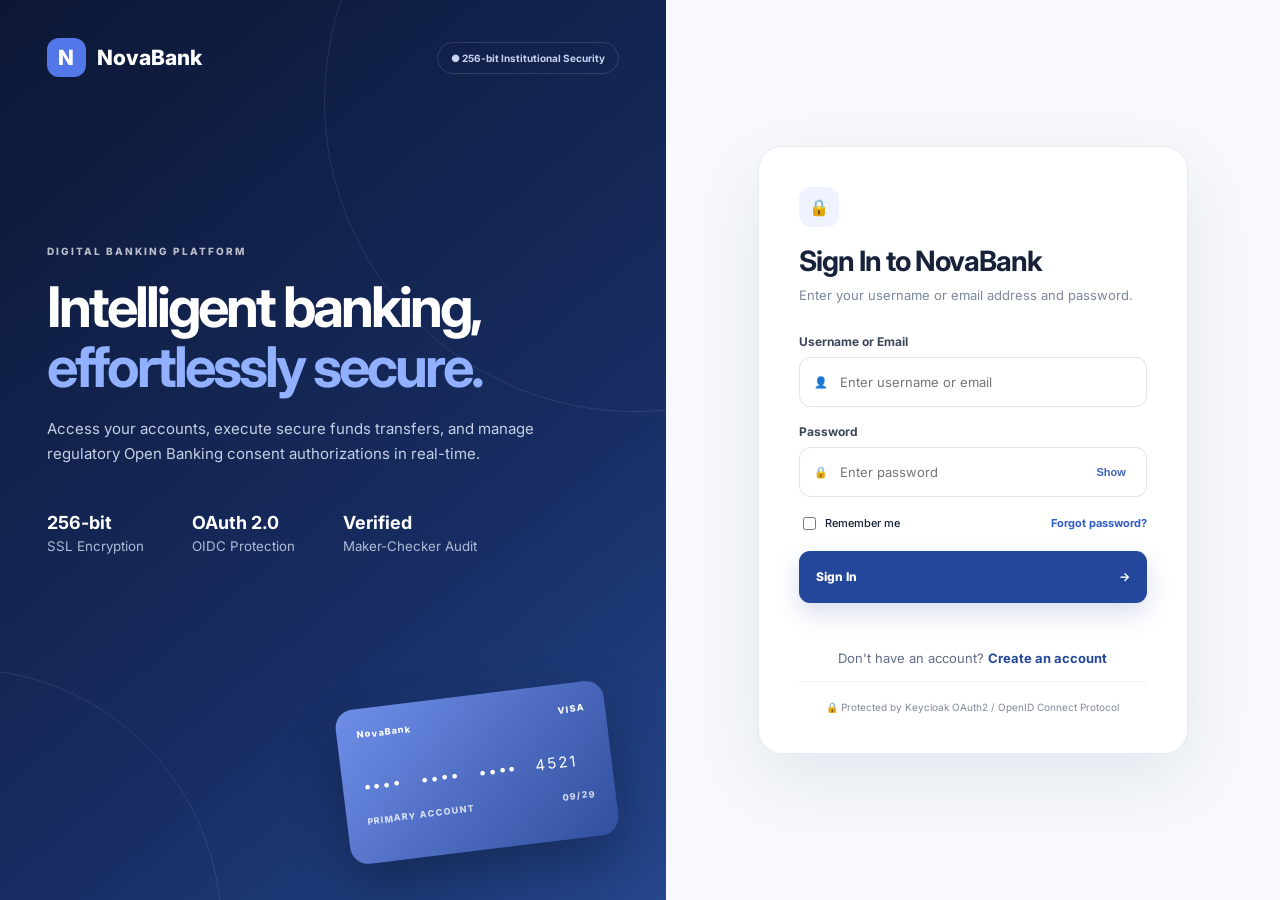
<file: banking-frontend/index.html>
<!DOCTYPE html>
<html lang="en">
<head>
<meta charset="UTF-8">
<meta name="viewport" content="width=device-width, initial-scale=1.0">
<title>NovaBank | Secure Online Banking</title>
<link rel="preconnect" href="https://fonts.googleapis.com">
<link href="https://fonts.googleapis.com/css2?family=Inter:wght@400;500;600;700;800&display=swap" rel="stylesheet">
<link rel="stylesheet" href="css/login.css">
<style>
/* Clean modal for Forgot Password */
.info-modal {
  display: none;
  position: fixed;
  inset: 0;
  background: rgba(12, 23, 52, 0.6);
  backdrop-filter: blur(4px);
  z-index: 999;
  place-items: center;
  padding: 20px;
}
.info-modal.show {
  display: grid;
}
.info-box {
  background: white;
  border-radius: 18px;
  max-width: 420px;
  width: 100%;
  padding: 28px;
  box-shadow: 0 20px 60px rgba(0, 0, 0, 0.25);
  animation: popIn 0.25s ease-out;
}
@keyframes popIn {
  from { opacity: 0; transform: scale(0.95); }
  to { opacity: 1; transform: scale(1); }
}
.info-box h3 {
  margin: 0 0 10px;
  color: #172c61;
  font-size: 18px;
}
.info-box p {
  color: #5c6a82;
  font-size: 13px;
  line-height: 1.6;
  margin: 0 0 20px;
}
.info-box button {
  width: 100%;
  padding: 12px;
  background: #24479c;
  color: white;
  border: 0;
  border-radius: 8px;
  font-weight: 700;
  font-size: 13px;
  cursor: pointer;
}
</style>
</head>
<body>
<div class="login-page">
  <div class="login-visual">
    <div class="visual-top">
      <div class="brand"><div class="logo">N</div><span>NovaBank</span></div>
      <div class="secure-pill">● 256-bit Institutional Security</div>
    </div>
    <div class="visual-content">
      <span class="eyebrow">DIGITAL BANKING PLATFORM</span>
      <h1>Intelligent banking,<br><span>effortlessly secure.</span></h1>
      <p>Access your accounts, execute secure funds transfers, and manage regulatory Open Banking consent authorizations in real-time.</p>
      <div class="visual-stats">
        <div><strong>256-bit</strong><small>SSL Encryption</small></div>
        <div><strong>OAuth 2.0</strong><small>OIDC Protection</small></div>
        <div><strong>Verified</strong><small>Maker-Checker Audit</small></div>
      </div>
    </div>
    <div class="visual-card">
      <div class="credit-top"><span>NovaBank</span><span>VISA</span></div>
      <div class="credit-number">•••• &nbsp; •••• &nbsp; •••• &nbsp; 4521</div>
      <div class="credit-bottom"><span>PRIMARY ACCOUNT</span><span>09/29</span></div>
    </div>
  </div>

  <div class="login-area">
    <div class="login-card">
      <div class="mobile-brand"><div class="logo">N</div><b>NovaBank</b></div>
      <div class="login-heading">
        <div class="welcome-icon">🔒</div>
        <h2>Sign In to NovaBank</h2>
        <p>Enter your username or email address and password.</p>
      </div>

      <form id="loginForm">
        <div class="field">
          <label for="username">Username or Email</label>
          <div class="input-box">
            <span>👤</span>
            <input id="username" type="text" placeholder="Enter username or email" autocomplete="username" required>
          </div>
        </div>

        <div class="field">
          <label for="password">Password</label>
          <div class="input-box">
            <span>🔒</span>
            <input id="password" type="password" placeholder="Enter password" autocomplete="current-password" required>
            <button type="button" id="togglePassword">Show</button>
          </div>
        </div>

        <div class="login-options">
          <label class="remember">
            <input type="checkbox" id="rememberMe">
            Remember me
          </label>
          <a href="#" id="forgotPasswordLink">Forgot password?</a>
        </div>

        <button class="sign-in" id="submitBtn" type="submit">
          <span id="btnText">Sign In</span>
          <b>→</b>
        </button>

        <p id="loginError" class="login-error"></p>

        <div style="margin-top: 22px; text-align: center; font-size: 13px; color: #5f6d85;">
          Don't have an account? <a href="register.html" style="color: #24479c; font-weight: 700; text-decoration: none;">Create an account</a>
        </div>
      </form>

      <div class="security-note">
        <span>🔒</span> Protected by Keycloak OAuth2 / OpenID Connect Protocol
      </div>
    </div>
  </div>
</div>

<!-- Safe Forgot Password Modal -->
<div id="forgotPasswordModal" class="info-modal">
  <div class="info-box">
    <h3>Password Recovery</h3>
    <p>To safeguard your account against unauthorized access, password resets are processed through your organization administrator or via self-service verification through the Keycloak Account Console.</p>
    <button type="button" id="closeForgotModal">Understood</button>
  </div>
</div>

<script src="js/config.js"></script>
<script src="js/login.js"></script>
</body>
</html>
</file>
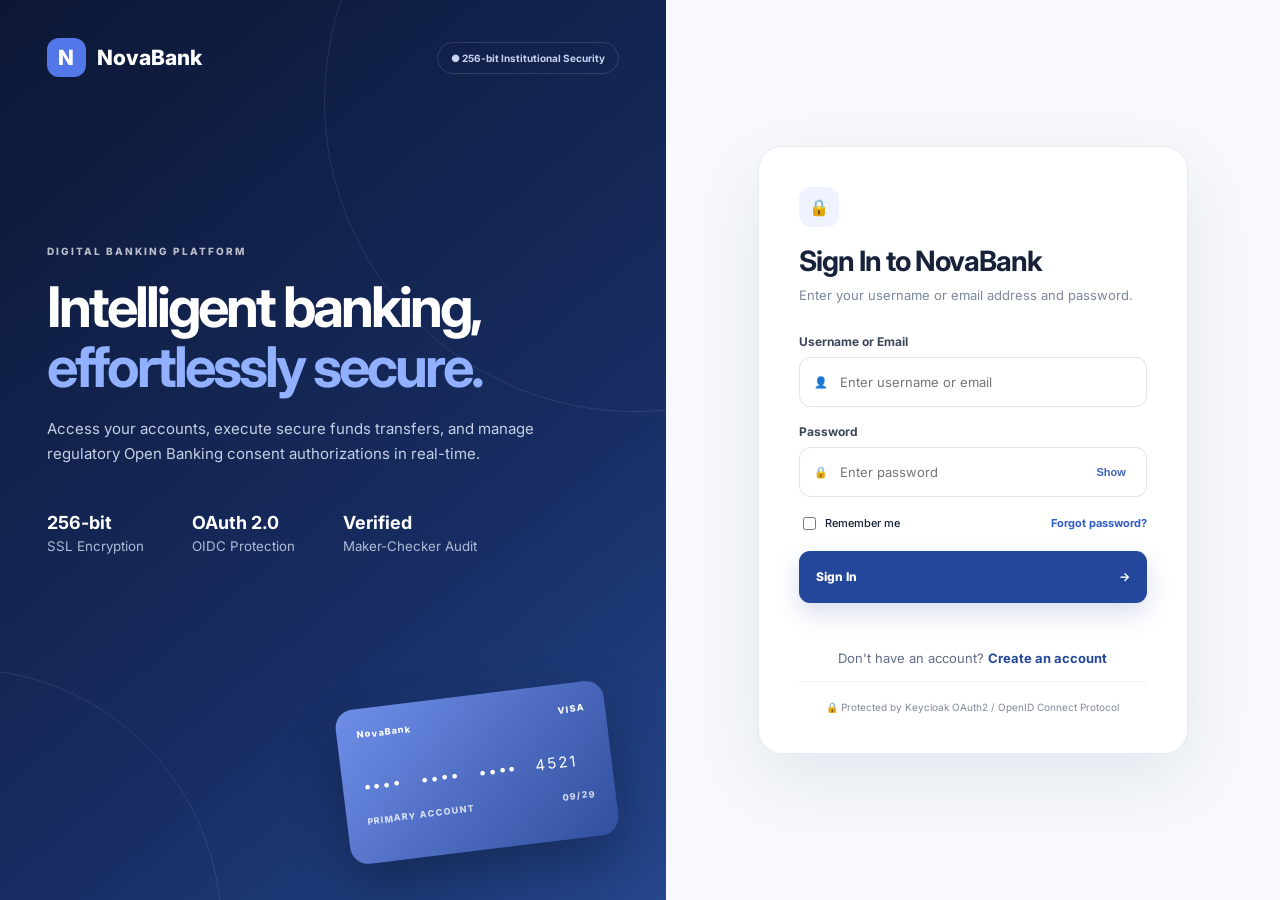
<file: banking-frontend/dashboard.html>
<!DOCTYPE html>
<html lang="en">
<head>
<meta charset="UTF-8">
<meta name="viewport" content="width=device-width, initial-scale=1.0">
<title>NovaBank | Digital Banking Portal</title>
<link rel="preconnect" href="https://fonts.googleapis.com">
<link href="https://fonts.googleapis.com/css2?family=Inter:wght@400;500;600;700;800&display=swap" rel="stylesheet">
<link rel="stylesheet" href="css/dashboard.css">
<style>
/* Additional UI Enhancements */
.admin-stats-grid {
  display: grid;
  grid-template-columns: repeat(4, 1fr);
  gap: 14px;
  margin-bottom: 22px;
}
@media (max-width: 1100px) {
  .admin-stats-grid {
    grid-template-columns: repeat(2, 1fr);
  }
}
@media (max-width: 650px) {
  .admin-stats-grid {
    grid-template-columns: 1fr;
  }
}
.stat-box {
  background: white;
  border: 1px solid #e8ebf1;
  border-radius: 14px;
  padding: 18px 20px;
  box-shadow: 0 4px 15px rgba(20, 35, 75, 0.02);
  display: flex;
  flex-direction: column;
  gap: 6px;
}
.stat-box span {
  font-size: 11px;
  color: #64748b;
  font-weight: 600;
  text-transform: uppercase;
  letter-spacing: 0.5px;
}
.stat-box strong {
  font-size: 24px;
  color: #0f172a;
  letter-spacing: -0.5px;
}
.stat-box small {
  font-size: 10px;
  color: #94a3b8;
}
.stat-box.pending {
  border-left: 4px solid #f59e0b;
}
.stat-box.approved {
  border-left: 4px solid #10b981;
}
.stat-box.rejected {
  border-left: 4px solid #ef4444;
}
.stat-box.primary-stat {
  border-left: 4px solid #3b82f6;
}

.table-actions {
  display: flex;
  gap: 6px;
  align-items: center;
}
.btn-icon {
  background: #f1f5f9;
  border: 1px solid #e2e8f0;
  color: #475569;
  border-radius: 6px;
  padding: 5px 8px;
  font-size: 11px;
  font-weight: 600;
  cursor: pointer;
  transition: all 0.15s;
}
.btn-icon:hover {
  background: #e2e8f0;
  color: #0f172a;
}
.btn-icon.danger {
  color: #dc2626;
  background: #fef2f2;
  border-color: #fee2e2;
}
.btn-icon.danger:hover {
  background: #fee2e2;
}

/* User Profile Card */
.profile-card {
  background: white;
  border: 1px solid #e8ebf1;
  border-radius: 16px;
  padding: 30px;
  max-width: 600px;
  box-shadow: 0 4px 20px rgba(0,0,0,0.02);
}
.profile-row {
  display: flex;
  justify-content: space-between;
  padding: 14px 0;
  border-bottom: 1px solid #f1f5f9;
  font-size: 12px;
}
.profile-row:last-child {
  border-bottom: none;
}
.profile-row strong {
  color: #64748b;
  font-weight: 600;
}
.profile-row span {
  color: #0f172a;
  font-weight: 700;
}

/* Confirm Dialog */
.confirm-box {
  text-align: center;
}
.confirm-box p {
  color: #475569;
  font-size: 13px;
  line-height: 1.6;
  margin: 10px 0 24px;
}
.confirm-actions {
  display: flex;
  gap: 12px;
  justify-content: center;
}
</style>
</head>
<body>
<div class="app">
  <!-- SIDEBAR NAVIGATION -->
  <aside class="sidebar" id="sidebar">
    <div class="brand">
      <div class="logo">N</div>
      <span>NovaBank</span>
    </div>
    <nav id="sidebarNav">
      <!-- Nav items populated dynamically based on role -->
    </nav>
    <div class="sidebar-bottom">
      <div class="support-box">
        <strong>NovaBank Secure Portal</strong>
        <span>256-Bit TLS & OAuth2 Verified</span>
        <button id="refreshDataBtn" type="button">↻ Synchronize Data</button>
      </div>
      <button id="logoutBtn" class="logout" type="button">↪ <span>Sign Out</span></button>
    </div>
  </aside>

  <!-- MAIN VIEWPORT -->
  <main class="main">
    <header class="topbar">
      <button id="menuBtn" class="menu-btn" type="button">☰</button>
      <div>
        <div class="date" id="currentDate"></div>
        <h2 id="pageTitle">Dashboard</h2>
      </div>
      <div class="profile">
        <div class="avatar" id="avatar">U</div>
        <div class="profile-text">
          <strong id="profileName">Loading...</strong>
          <span id="profileRoles">Role</span>
        </div>
      </div>
    </header>

    <!-- Global Alert / Feedback Banner -->
    <div id="globalAlert" class="alert-banner">
      <span id="alertIcon">⚠️</span>
      <span id="alertMessage" style="flex:1"></span>
      <button onclick="dismissAlert()" style="border:0;background:none;cursor:pointer;font-weight:bold;color:inherit" type="button">✕</button>
    </div>

    <!-- ================= 1. DASHBOARD PAGE ================= -->
    <section class="page active" id="page-dashboard">
      <div class="hero-row">
        <div>
          <span class="eyebrow" id="dashRoleEyebrow">DIGITAL BANKING PORTAL</span>
          <h1>Welcome, <span id="welcomeName">User</span> 👋</h1>
          <p id="dashSubheading">Real-time overview of accounts, transactions, and consent requests.</p>
        </div>
        <div id="dashHeaderActions">
          <button class="primary" data-open="transfer">+ Transfer Money</button>
        </div>
      </div>

      <!-- Role-specific stats container -->
      <div id="roleDashboardStats"></div>

      <!-- Common / Scoped Two-Column Overview -->
      <div class="two-col">
        <div class="panel">
          <div class="panel-head">
            <div>
              <h3 id="dashAccountsHeading">Accounts Overview</h3>
              <p>Active deposit and savings accounts</p>
            </div>
            <button class="text-btn" data-open="accounts">View all →</button>
          </div>
          <div id="dashboardAccountsList">
            <div class="loading-spinner">Loading accounts...</div>
          </div>
        </div>

        <div class="panel">
          <div class="panel-head">
            <div>
              <h3>Quick Actions</h3>
              <p>Common banking operations</p>
            </div>
          </div>
          <div class="quick-grid" id="dashboardQuickActions">
            <!-- Injected by JS based on user role -->
          </div>
        </div>
      </div>

      <!-- Recent Transactions Section -->
      <div class="panel">
        <div class="panel-head">
          <div>
            <h3>Recent Transactions</h3>
            <p>Latest ledger entries</p>
          </div>
          <button class="text-btn" data-open="transactions">View full ledger →</button>
        </div>
        <div class="transactions" id="dashboardRecentTxns">
          <div class="loading-spinner">Loading activity...</div>
        </div>
      </div>
    </section>

    <!-- ================= 2. CUSTOMERS PAGE (ADMIN) ================= -->
    <section class="page" id="page-customers">
      <div class="page-heading">
        <div>
          <span class="eyebrow">CUSTOMER DIRECTORY</span>
          <h1>Customer Management</h1>
          <p>Register, view, update, and manage customer records.</p>
        </div>
        <button class="primary" id="openAddCustomerModal">+ New Customer</button>
      </div>
      <div class="panel">
        <div class="filters" style="grid-template-columns: 1fr auto; margin-bottom: 15px;">
          <input id="customerSearchInput" placeholder="⌕ Search by name, email, phone, or address...">
          <button class="secondary" onclick="exportCustomersCSV()">Export CSV</button>
        </div>
        <div class="data-table-container">
          <table class="data-table">
            <thead>
              <tr>
                <th>ID</th>
                <th>Full Name</th>
                <th>Email Address</th>
                <th>Phone</th>
                <th>Residential Address</th>
                <th>Joined</th>
                <th>Actions</th>
              </tr>
            </thead>
            <tbody id="customersTableBody">
              <tr><td colspan="7" class="loading-spinner">Loading customers...</td></tr>
            </tbody>
          </table>
        </div>
      </div>
    </section>

    <!-- ================= 3. ACCOUNTS PAGE ================= -->
    <section class="page" id="page-accounts">
      <div class="page-heading">
        <div>
          <span class="eyebrow">ACCOUNT PORTFOLIO</span>
          <h1 id="accountsPageTitle">Bank Accounts</h1>
          <p>Deposit, checking, and savings account details.</p>
        </div>
        <button class="primary" id="openAddAccountModal">+ Open New Account</button>
      </div>
      <div class="panel" style="margin-bottom: 20px;">
        <div class="filters" style="grid-template-columns: 2fr 1fr 1fr;">
          <input id="accountSearchInput" placeholder="⌕ Search by account number or customer...">
          <select id="accountTypeFilter">
            <option value="">All Account Types</option>
            <option value="SAVINGS">Savings Account</option>
            <option value="CURRENT">Current Account</option>
            <option value="SALARY">Salary Account</option>
          </select>
          <select id="accountStatusFilter">
            <option value="">All Statuses</option>
            <option value="ACTIVE">Active</option>
            <option value="SUSPENDED">Suspended</option>
            <option value="CLOSED">Closed</option>
          </select>
        </div>
      </div>
      <div class="accounts-grid" id="accountsGrid">
        <div class="loading-spinner">Loading accounts...</div>
      </div>
    </section>

    <!-- ================= 4. TRANSFER / TRANSACTIONS EXECUTION ================= -->
    <section class="page" id="page-transfer">
      <div class="page-heading">
        <div>
          <span class="eyebrow">FUNDS MOVEMENT</span>
          <h1>Execute Transfer</h1>
          <p>Initiate credit or debit operations with transactional integrity.</p>
        </div>
      </div>
      <div class="form-panel">
        <div class="transfer-title">
          <div class="transfer-icon">↗</div>
          <div>
            <h3>Account Fund Transfer</h3>
            <p>Direct atomic posting with real-time balance arithmetic.</p>
          </div>
        </div>
        <form id="transferForm">
          <div class="form-grid">
            <div class="field">
              <label>Select Target Account *</label>
              <select id="transferAccountSelect" required>
                <option value="">Choose Account</option>
              </select>
            </div>
            <div class="field">
              <label>Transaction Type *</label>
              <select id="transferTypeSelect" required>
                <option value="CREDIT">CREDIT (Deposit / Increase Balance)</option>
                <option value="DEBIT">DEBIT (Withdrawal / Decrease Balance)</option>
              </select>
            </div>
            <div class="field">
              <label>Amount (₹) *</label>
              <div class="money">
                <span>₹</span>
                <input id="transferAmount" type="number" min="0.01" step="0.01" placeholder="0.00" required>
              </div>
            </div>
            <div class="field">
              <label>Payment Description / Note *</label>
              <input id="transferDescription" placeholder="e.g. Invoice settlement, Salary, Wire transfer" required>
            </div>
          </div>
          <div class="form-footer">
            <span id="transferRoleBadge">🔒 Secure Authorization Verification</span>
            <button class="primary" id="transferSubmitBtn" type="submit">Submit Transfer →</button>
          </div>
        </form>
      </div>
    </section>

    <!-- ================= 5. TRANSACTIONS LEDGER ================= -->
    <section class="page" id="page-transactions">
      <div class="page-heading">
        <div>
          <span class="eyebrow">AUDIT TRAIL</span>
          <h1>Transaction History</h1>
          <p>Comprehensive transaction log with real-time status.</p>
        </div>
      </div>
      <div class="panel">
        <div class="filters">
          <input id="txnSearchInput" placeholder="⌕ Search reference ID or description...">
          <select id="txnAccountFilter">
            <option value="">All Accounts</option>
          </select>
          <select id="txnTypeFilter">
            <option value="">All Types (Credit / Debit)</option>
            <option value="CREDIT">Credit (+)</option>
            <option value="DEBIT">Debit (-)</option>
          </select>
        </div>
        <div class="data-table-container">
          <table class="data-table">
            <thead>
              <tr>
                <th>Reference</th>
                <th>Account</th>
                <th>Type</th>
                <th>Amount</th>
                <th>Status</th>
                <th>Description</th>
                <th>Date & Time</th>
              </tr>
            </thead>
            <tbody id="transactionsTableBody">
              <tr><td colspan="7" class="loading-spinner">Loading transactions...</td></tr>
            </tbody>
          </table>
        </div>
      </div>
    </section>

    <!-- ================= 6. BENEFICIARIES PAGE ================= -->
    <section class="page" id="page-beneficiaries">
      <div class="page-heading">
        <div>
          <span class="eyebrow">PAYEE MANAGEMENT</span>
          <h1>Beneficiaries</h1>
          <p>Manage external and internal recipient payees.</p>
        </div>
        <button id="openAddBeneficiaryModal" class="primary">+ Add Beneficiary</button>
      </div>
      <div class="panel" style="margin-bottom: 20px;">
        <div class="filters" style="grid-template-columns: 1fr;">
          <input id="beneficiarySearchInput" placeholder="⌕ Search by payee name, bank, or account number...">
        </div>
      </div>
      <div class="beneficiaries" id="beneficiariesGrid">
        <div class="loading-spinner">Loading beneficiaries...</div>
      </div>
    </section>

    <!-- ================= 7. CONSENTS PAGE ================= -->
    <section class="page" id="page-consents">
      <div class="page-heading">
        <div>
          <span class="eyebrow">OPEN BANKING</span>
          <h1>Consent Management</h1>
          <p>Third-Party Provider access authorization and lifecycle governance.</p>
        </div>
        <button id="openAddConsentModal" class="primary">+ Request New Consent</button>
      </div>
      <div class="panel">
        <div class="filters" style="grid-template-columns: 2fr 1fr; margin-bottom: 16px;">
          <input id="consentSearchInput" placeholder="⌕ Search by reference, customer, or purpose...">
          <select id="consentStatusFilter">
            <option value="">All Consent Statuses</option>
            <option value="PENDING">Pending Authorization</option>
            <option value="APPROVED">Approved</option>
            <option value="REJECTED">Rejected</option>
          </select>
        </div>
        <div class="data-table-container">
          <table class="data-table">
            <thead>
              <tr>
                <th>Reference</th>
                <th>Customer</th>
                <th>Purpose / Scope</th>
                <th>Status</th>
                <th>Requested Date</th>
                <th>Resolution Date</th>
                <th>Authorization Actions</th>
              </tr>
            </thead>
            <tbody id="consentsTableBody">
              <tr><td colspan="7" class="loading-spinner">Loading consents...</td></tr>
            </tbody>
          </table>
        </div>
      </div>
    </section>

    <!-- ================= 8. USERS & ROLES PAGE (ADMIN) ================= -->
    <section class="page" id="page-users">
      <div class="page-heading">
        <div>
          <span class="eyebrow">IDENTITY & ACCESS</span>
          <h1>System Users & Roles</h1>
          <p>Registered banking operators, customers, and administrative permissions.</p>
        </div>
      </div>
      <div class="panel">
        <div class="data-table-container">
          <table class="data-table">
            <thead>
              <tr>
                <th>Username / Email</th>
                <th>Display Name</th>
                <th>Assigned Roles</th>
                <th>Status</th>
                <th>Registered Since</th>
              </tr>
            </thead>
            <tbody id="usersTableBody">
              <tr><td colspan="5" class="loading-spinner">Loading users...</td></tr>
            </tbody>
          </table>
        </div>
      </div>
    </section>

    <!-- ================= 9. PROFILE PAGE ================= -->
    <section class="page" id="page-profile">
      <div class="page-heading">
        <div>
          <span class="eyebrow">ACCOUNT INFORMATION</span>
          <h1>My Profile</h1>
          <p>Personal profile, active credentials, and session permissions.</p>
        </div>
      </div>
      <div class="profile-card">
        <div class="profile-row">
          <strong>Full Display Name</strong>
          <span id="profDetailName">-</span>
        </div>
        <div class="profile-row">
          <strong>Username / Email</strong>
          <span id="profDetailUsername">-</span>
        </div>
        <div class="profile-row">
          <strong>Assigned Roles</strong>
          <span id="profDetailRoles">-</span>
        </div>
        <div class="profile-row">
          <strong>Associated Customer ID</strong>
          <span id="profDetailCustomerId">-</span>
        </div>
        <div class="profile-row">
          <strong>Security Status</strong>
          <span class="badge approved">Active & Verified</span>
        </div>
        <div style="margin-top: 24px; text-align: right;">
          <button class="secondary" onclick="openPage('dashboard')">Return to Dashboard</button>
        </div>
      </div>
    </section>
  </main>
</div>

<!-- ================= MODALS ================= -->

<!-- 1. Add Customer Modal -->
<div class="modal-backdrop" id="addCustomerModal">
  <div class="modal-box">
    <div class="modal-head">
      <h3>Register New Customer</h3>
      <button class="modal-close" onclick="closeModal('addCustomerModal')">✕</button>
    </div>
    <form id="addCustomerForm">
      <div class="field">
        <label>Full Legal Name *</label>
        <input id="newCustName" placeholder="e.g. Santhosh Kumar" required>
      </div>
      <div class="field">
        <label>Email Address *</label>
        <input id="newCustEmail" type="email" placeholder="name@bank.com" required>
      </div>
      <div class="field">
        <label>Phone Number *</label>
        <input id="newCustPhone" placeholder="10-digit phone" required>
      </div>
      <div class="field">
        <label>Residential Address *</label>
        <input id="newCustAddress" placeholder="Street, City, Country" required>
      </div>
      <div style="display:flex;justify-content:flex-end;gap:10px;margin-top:20px">
        <button type="button" class="secondary" onclick="closeModal('addCustomerModal')">Cancel</button>
        <button type="submit" class="primary">Save Customer</button>
      </div>
    </form>
  </div>
</div>

<!-- 2. Edit Customer Modal -->
<div class="modal-backdrop" id="editCustomerModal">
  <div class="modal-box">
    <div class="modal-head">
      <h3>Edit Customer Details</h3>
      <button class="modal-close" onclick="closeModal('editCustomerModal')">✕</button>
    </div>
    <form id="editCustomerForm">
      <input type="hidden" id="editCustId">
      <div class="field">
        <label>Full Legal Name *</label>
        <input id="editCustName" required>
      </div>
      <div class="field">
        <label>Email Address *</label>
        <input id="editCustEmail" type="email" required>
      </div>
      <div class="field">
        <label>Phone Number *</label>
        <input id="editCustPhone" required>
      </div>
      <div class="field">
        <label>Residential Address</label>
        <input id="editCustAddress">
      </div>
      <div style="display:flex;justify-content:flex-end;gap:10px;margin-top:20px">
        <button type="button" class="secondary" onclick="closeModal('editCustomerModal')">Cancel</button>
        <button type="submit" class="primary">Update Customer</button>
      </div>
    </form>
  </div>
</div>

<!-- 3. Add Account Modal -->
<div class="modal-backdrop" id="addAccountModal">
  <div class="modal-box">
    <div class="modal-head">
      <h3>Open Bank Account</h3>
      <button class="modal-close" onclick="closeModal('addAccountModal')">✕</button>
    </div>
    <form id="addAccountForm">
      <div class="field">
        <label>Account Holder (Customer) *</label>
        <select id="newAccCustomer" required>
          <option value="">Select Customer</option>
        </select>
      </div>
      <div class="field">
        <label>Account Number *</label>
        <input id="newAccNumber" placeholder="e.g. NOVA-1004521" required>
      </div>
      <div class="field">
        <label>Account Type *</label>
        <select id="newAccType" required>
          <option value="SAVINGS">Savings Account</option>
          <option value="CURRENT">Current Account</option>
          <option value="SALARY">Salary Account</option>
        </select>
      </div>
      <div class="field">
        <label>Initial Deposit Balance (₹)</label>
        <input id="newAccBalance" type="number" step="0.01" min="0" placeholder="0.00" value="0.00">
      </div>
      <div style="display:flex;justify-content:flex-end;gap:10px;margin-top:20px">
        <button type="button" class="secondary" onclick="closeModal('addAccountModal')">Cancel</button>
        <button type="submit" class="primary">Create Account</button>
      </div>
    </form>
  </div>
</div>

<!-- 4. Edit Account Status Modal -->
<div class="modal-backdrop" id="editAccountModal">
  <div class="modal-box">
    <div class="modal-head">
      <h3>Update Account Status</h3>
      <button class="modal-close" onclick="closeModal('editAccountModal')">✕</button>
    </div>
    <form id="editAccountForm">
      <input type="hidden" id="editAccId">
      <div class="field">
        <label>Account Number</label>
        <input id="editAccNumber" disabled style="background:#f8fafc">
      </div>
      <div class="field">
        <label>Account Type</label>
        <select id="editAccType">
          <option value="SAVINGS">Savings Account</option>
          <option value="CURRENT">Current Account</option>
          <option value="SALARY">Salary Account</option>
        </select>
      </div>
      <div class="field">
        <label>Operating Status *</label>
        <select id="editAccStatus" required>
          <option value="ACTIVE">ACTIVE (Normal Operations)</option>
          <option value="SUSPENDED">SUSPENDED (Debit Freeze)</option>
          <option value="CLOSED">CLOSED (Account Terminated)</option>
        </select>
      </div>
      <div style="display:flex;justify-content:flex-end;gap:10px;margin-top:20px">
        <button type="button" class="secondary" onclick="closeModal('editAccountModal')">Cancel</button>
        <button type="submit" class="primary">Save Changes</button>
      </div>
    </form>
  </div>
</div>

<!-- 5. Add Beneficiary Modal -->
<div class="modal-backdrop" id="addBeneficiaryModal">
  <div class="modal-box">
    <div class="modal-head">
      <h3>Add Payee Beneficiary</h3>
      <button class="modal-close" onclick="closeModal('addBeneficiaryModal')">✕</button>
    </div>
    <form id="addBeneficiaryForm">
      <div class="field" id="benCustomerField">
        <label>Associated Customer *</label>
        <select id="newBenCustomer" required>
          <option value="">Select Customer</option>
        </select>
      </div>
      <div class="field">
        <label>Payee Legal Name *</label>
        <input id="newBenName" placeholder="e.g. Priya Sharma" required>
      </div>
      <div class="field">
        <label>Account Number *</label>
        <input id="newBenAccount" placeholder="e.g. 501004512398" required>
      </div>
      <div class="field">
        <label>Bank Name *</label>
        <input id="newBenBank" placeholder="e.g. HDFC Bank" required>
      </div>
      <div class="field">
        <label>IFSC Code</label>
        <input id="newBenIfsc" placeholder="e.g. HDFC0001234">
      </div>
      <div style="display:flex;justify-content:flex-end;gap:10px;margin-top:20px">
        <button type="button" class="secondary" onclick="closeModal('addBeneficiaryModal')">Cancel</button>
        <button type="submit" class="primary">Add Beneficiary</button>
      </div>
    </form>
  </div>
</div>

<!-- 6. Add Consent Modal -->
<div class="modal-backdrop" id="addConsentModal">
  <div class="modal-box">
    <div class="modal-head">
      <h3>Request Open Banking Consent</h3>
      <button class="modal-close" onclick="closeModal('addConsentModal')">✕</button>
    </div>
    <form id="addConsentForm">
      <div class="field" id="consentCustomerField">
        <label>Customer *</label>
        <select id="newConsentCustomer" required>
          <option value="">Select Customer</option>
        </select>
      </div>
      <div class="field">
        <label>Consent Scope / Purpose *</label>
        <input id="newConsentPurpose" placeholder="e.g. Account Information & Balance Inquiry" required>
      </div>
      <div style="display:flex;justify-content:flex-end;gap:10px;margin-top:20px">
        <button type="button" class="secondary" onclick="closeModal('addConsentModal')">Cancel</button>
        <button type="submit" class="primary">Submit Consent Request</button>
      </div>
    </form>
  </div>
</div>

<!-- 7. Universal Confirmation Modal -->
<div class="modal-backdrop" id="confirmModal">
  <div class="modal-box" style="max-width: 420px;">
    <div class="confirm-box">
      <div style="font-size: 38px; margin-bottom: 10px;">⚠️</div>
      <h3 id="confirmTitle">Confirm Action</h3>
      <p id="confirmMessage">Are you sure you want to proceed with this operation?</p>
      <div class="confirm-actions">
        <button type="button" class="secondary" onclick="closeModal('confirmModal')">Cancel</button>
        <button type="button" class="primary" id="confirmOkBtn" style="background:#dc2626">Delete Record</button>
      </div>
    </div>
  </div>
</div>

<!-- Global Toast Notification -->
<div id="toast" class="toast"></div>

<script src="js/config.js"></script>
<script src="js/dashboard.js"></script>
</body>
</html>
</file>
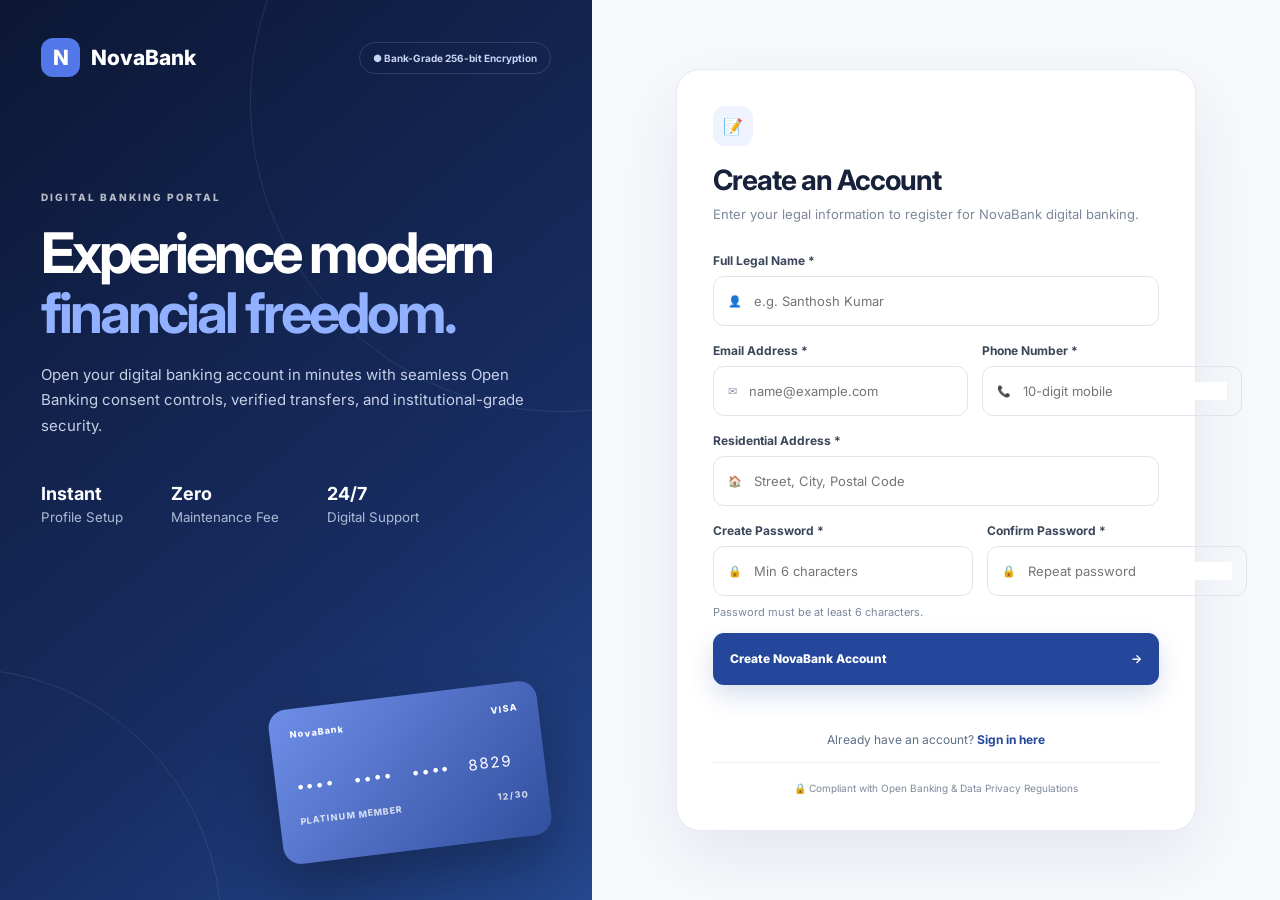
<file: banking-frontend/register.html>
<!DOCTYPE html>
<html lang="en">
<head>
<meta charset="UTF-8">
<meta name="viewport" content="width=device-width, initial-scale=1.0">
<title>NovaBank | Customer Registration</title>
<link rel="preconnect" href="https://fonts.googleapis.com">
<link href="https://fonts.googleapis.com/css2?family=Inter:wght@400;500;600;700;800&display=swap" rel="stylesheet">
<link rel="stylesheet" href="css/login.css">
<style>
.form-grid-2 {
  display: grid;
  grid-template-columns: 1fr 1fr;
  gap: 14px;
}
@media (max-width: 600px) {
  .form-grid-2 {
    grid-template-columns: 1fr;
  }
}
.login-card.register-card {
  width: min(520px, 100%);
  padding: 36px;
}
.success-box {
  display: none;
  background: #edfbf4;
  border: 1px solid #c2eed5;
  border-radius: 12px;
  padding: 20px;
  text-align: center;
  color: #176a44;
  margin-top: 15px;
}
.success-box.show {
  display: block;
}
.success-box h3 {
  margin: 0 0 8px;
  font-size: 18px;
  color: #105936;
}
.success-box p {
  margin: 0 0 16px;
  font-size: 13px;
  color: #2b7a54;
}
.success-box a {
  display: inline-block;
  background: #176a44;
  color: white;
  padding: 10px 20px;
  border-radius: 8px;
  text-decoration: none;
  font-weight: 700;
  font-size: 12px;
}
.requirements {
  font-size: 11px;
  color: #7b889e;
  margin-top: -8px;
  margin-bottom: 14px;
}
</style>
</head>
<body>
<div class="login-page">
  <div class="login-visual">
    <div class="visual-top">
      <div class="brand"><div class="logo">N</div><span>NovaBank</span></div>
      <div class="secure-pill">● Bank-Grade 256-bit Encryption</div>
    </div>
    <div class="visual-content" style="margin-top: 12vh;">
      <span class="eyebrow">DIGITAL BANKING PORTAL</span>
      <h1>Experience modern<br><span>financial freedom.</span></h1>
      <p>Open your digital banking account in minutes with seamless Open Banking consent controls, verified transfers, and institutional-grade security.</p>
      <div class="visual-stats">
        <div><strong>Instant</strong><small>Profile Setup</small></div>
        <div><strong>Zero</strong><small>Maintenance Fee</small></div>
        <div><strong>24/7</strong><small>Digital Support</small></div>
      </div>
    </div>
    <div class="visual-card">
      <div class="credit-top"><span>NovaBank</span><span>VISA</span></div>
      <div class="credit-number">•••• &nbsp; •••• &nbsp; •••• &nbsp; 8829</div>
      <div class="credit-bottom"><span>PLATINUM MEMBER</span><span>12/30</span></div>
    </div>
  </div>

  <div class="login-area">
    <div class="login-card register-card">
      <div class="mobile-brand"><div class="logo">N</div><b>NovaBank</b></div>
      <div class="login-heading">
        <div class="welcome-icon">📝</div>
        <h2>Create an Account</h2>
        <p>Enter your legal information to register for NovaBank digital banking.</p>
      </div>

      <div id="successBox" class="success-box">
        <div style="font-size: 32px; margin-bottom: 8px;">✓</div>
        <h3>Registration Complete!</h3>
        <p id="successMsg">Your profile has been created. You can now log in using your registered credentials.</p>
        <a href="index.html">Proceed to Sign In →</a>
      </div>

      <form id="registerForm">
        <div class="field">
          <label for="regName">Full Legal Name *</label>
          <div class="input-box">
            <span>👤</span>
            <input id="regName" type="text" placeholder="e.g. Santhosh Kumar" autocomplete="name" required>
          </div>
        </div>

        <div class="form-grid-2">
          <div class="field">
            <label for="regEmail">Email Address *</label>
            <div class="input-box">
              <span>✉</span>
              <input id="regEmail" type="email" placeholder="name@example.com" autocomplete="email" required>
            </div>
          </div>
          <div class="field">
            <label for="regPhone">Phone Number *</label>
            <div class="input-box">
              <span>📞</span>
              <input id="regPhone" type="tel" placeholder="10-digit mobile" autocomplete="tel" required>
            </div>
          </div>
        </div>

        <div class="field">
          <label for="regAddress">Residential Address *</label>
          <div class="input-box">
            <span>🏠</span>
            <input id="regAddress" type="text" placeholder="Street, City, Postal Code" autocomplete="street-address" required>
          </div>
        </div>

        <div class="form-grid-2">
          <div class="field">
            <label for="regPassword">Create Password *</label>
            <div class="input-box">
              <span>🔒</span>
              <input id="regPassword" type="password" placeholder="Min 6 characters" autocomplete="new-password" required>
            </div>
          </div>
          <div class="field">
            <label for="regConfirmPassword">Confirm Password *</label>
            <div class="input-box">
              <span>🔒</span>
              <input id="regConfirmPassword" type="password" placeholder="Repeat password" autocomplete="new-password" required>
            </div>
          </div>
        </div>
        <div class="requirements">Password must be at least 6 characters.</div>

        <button class="sign-in" id="regSubmitBtn" type="submit">
          <span id="regBtnText">Create NovaBank Account</span>
          <b>→</b>
        </button>

        <p id="regError" class="login-error"></p>

        <div style="margin-top: 22px; text-align: center; font-size: 12px; color: #5f6d85;">
          Already have an account? <a href="index.html" style="color: #24479c; font-weight: 700; text-decoration: none;">Sign in here</a>
        </div>
      </form>

      <div class="security-note">
        <span>🔒</span> Compliant with Open Banking & Data Privacy Regulations
      </div>
    </div>
  </div>
</div>

<script src="js/config.js"></script>
<script src="js/register.js"></script>
</body>
</html>
</file>
<file: banking-frontend/css/login.css>
*{box-sizing:border-box}body{margin:0;font-family:Inter,Arial,sans-serif;background:#f5f7fb;color:#17213a}.login-page{min-height:100vh;display:grid;grid-template-columns:1.04fr .96fr}.login-visual{position:relative;overflow:hidden;padding:38px 7%;color:#fff;background:linear-gradient(140deg,#0c1734,#172c61 62%,#25478e)}.login-visual:before,.login-visual:after{content:'';position:absolute;border:1px solid rgba(255,255,255,.09);border-radius:50%;pointer-events:none}.login-visual:before{width:620px;height:620px;right:-280px;top:-210px}.login-visual:after{width:520px;height:520px;left:-300px;bottom:-290px}.visual-top{display:flex;align-items:center;justify-content:space-between;position:relative;z-index:1}.brand{display:flex;align-items:center;gap:11px;font-size:21px;font-weight:800}.logo{width:39px;height:39px;border-radius:12px;background:#5277e8;display:grid;place-items:center;font-weight:800;color:white}.secure-pill{font-size:10px;font-weight:700;color:#c8d5f2;border:1px solid rgba(255,255,255,.13);border-radius:30px;padding:9px 13px}.visual-content{position:relative;z-index:1;margin-top:18vh;max-width:560px}.eyebrow{font-size:10px;letter-spacing:2px;font-weight:800;opacity:.7}.visual-content h1{font-size:56px;line-height:1.08;letter-spacing:-3px;margin:18px 0}.visual-content h1 span{color:#91b0ff}.visual-content p{color:#c6d0e6;line-height:1.7;font-size:15px;max-width:500px}.visual-stats{display:flex;gap:48px;margin-top:45px}.visual-stats div{display:flex;flex-direction:column;gap:5px}.visual-stats strong{font-size:18px}.visual-stats small{color:#aebbd6}.visual-card{position:absolute;right:8%;bottom:50px;width:270px;height:155px;border-radius:18px;padding:20px;background:linear-gradient(135deg,#6f8ee8,#304f9e);box-shadow:0 25px 55px rgba(0,0,0,.28);transform:rotate(-7deg);z-index:2}.credit-top,.credit-bottom{display:flex;justify-content:space-between;font-size:9px;font-weight:800;letter-spacing:1px}.credit-number{font-size:15px;letter-spacing:2px;margin:37px 0 20px}.credit-bottom{opacity:.75}.login-area{display:grid;place-items:center;padding:40px;background:#f7f9fc}.login-card{width:min(430px,100%);background:white;border:1px solid #e7ebf2;border-radius:24px;padding:40px;box-shadow:0 25px 70px rgba(25,45,90,.09)}.mobile-brand{display:none}.login-heading{margin-bottom:28px}.welcome-icon{width:40px;height:40px;border-radius:12px;background:#eef3ff;color:#315dcc;display:grid;place-items:center;font-weight:800}.login-heading h2{font-size:28px;letter-spacing:-1px;margin:17px 0 7px}.login-heading p{font-size:13px;color:#7c879b;line-height:1.6;margin:0}.field{margin-bottom:17px}.field label{display:block;font-size:12px;font-weight:700;margin-bottom:8px;color:#3b465a}.input-box{height:50px;border:1px solid #dfe4ed;border-radius:11px;display:flex;align-items:center;gap:10px;padding:0 14px;transition:.2s}.input-box:focus-within{border-color:#5278e7;box-shadow:0 0 0 4px rgba(82,120,231,.08)}.input-box>span{color:#8b96a9;font-size:11px}.input-box input{border:0;outline:0;flex:1;font:inherit;font-size:13px;min-width:0}.input-box button{border:0;background:transparent;color:#3d62b9;font-size:11px;font-weight:700;cursor:pointer}.login-options{display:flex;align-items:center;justify-content:space-between;margin:0 0 18px}.remember{display:flex;gap:6px;align-items:center;font-size:11px!important;font-weight:500!important}.remember input{accent-color:#315dcc}.login-options a{font-size:11px;color:#315dcc;text-decoration:none;font-weight:700}.sign-in{width:100%;height:52px;border:0;border-radius:11px;background:#24479c;color:#fff;display:flex;align-items:center;justify-content:space-between;padding:0 17px;font:800 12px Inter;cursor:pointer;box-shadow:0 10px 25px rgba(36,71,156,.18)}.sign-in:hover{background:#1d3d89}.login-error{min-height:17px;color:#cf3e52;font-size:11px;margin:8px 0 0}.security-note{border-top:1px solid #edf0f4;margin-top:15px;padding-top:19px;text-align:center;color:#7f899b;font-size:10px}.security-note span{color:#1e9a69;font-weight:800}.demo-hint{text-align:center;color:#a4acb9;font-size:9px;margin-top:17px}@media(max-width:900px){.login-page{grid-template-columns:1fr}.login-visual{display:none}.login-area{min-height:100vh;padding:22px}.login-card{border:0;box-shadow:none;padding:20px}.mobile-brand{display:flex;align-items:center;gap:10px;margin-bottom:32px}.mobile-brand .logo{background:#24479c}}
</file>
<file: banking-frontend/css/dashboard.css>
*{box-sizing:border-box}body{margin:0;font-family:Inter,Arial,sans-serif;background:#f6f8fc;color:#182238}.app{min-height:100vh}.sidebar{width:250px;position:fixed;left:0;top:0;bottom:0;background:#101a34;color:#aeb9d1;padding:27px 16px;display:flex;flex-direction:column;z-index:20}.sidebar .brand{display:flex;align-items:center;gap:11px;color:#fff;font-size:20px;font-weight:800;padding:0 12px 34px}.logo{width:38px;height:38px;border-radius:11px;background:#5277e8;display:grid;place-items:center;color:white;font-weight:800}.sidebar nav{display:flex;flex-direction:column;gap:5px}.nav-item{border:0;background:transparent;color:#9eabc5;padding:13px 14px;border-radius:10px;display:flex;align-items:center;gap:13px;text-align:left;font:600 12px Inter;cursor:pointer}.nav-item span{width:17px;text-align:center;font-size:16px}.nav-item.active,.nav-item:hover{background:#24355f;color:white}.sidebar-bottom{margin-top:auto}.support-box{background:#182644;border:1px solid #29385d;border-radius:13px;padding:15px;margin:10px 4px 15px;display:flex;flex-direction:column;gap:6px}.support-box strong{color:#fff;font-size:11px}.support-box span{font-size:9px;line-height:1.5}.support-box button{border:0;background:#2b3d67;color:#dce4f7;border-radius:7px;padding:8px;font-size:9px;margin-top:4px}.logout{width:100%;border:0;border-top:1px solid #243354;background:transparent;color:#9eabc5;padding:18px 14px 4px;text-align:left;font:600 12px Inter;cursor:pointer}.main{margin-left:250px;padding:0 38px 50px}.topbar{height:92px;border-bottom:1px solid #e8ebf1;display:flex;align-items:center;justify-content:space-between}.topbar h2{font-size:18px;margin:4px 0 0;letter-spacing:-.5px}.date{font-size:9px;color:#8994a7}.profile{display:flex;align-items:center;gap:10px}.avatar{width:39px;height:39px;border-radius:50%;background:#dce7ff;color:#315dcc;display:grid;place-items:center;font-weight:800;font-size:13px}.profile-text strong,.profile-text span{display:block}.profile-text strong{font-size:11px}.profile-text span{font-size:9px;color:#8994a7;margin-top:3px}.chevron{color:#8d97a9;margin-left:4px}.menu-btn{display:none}.page{display:none;padding-top:34px}.page.active{display:block}.hero-row,.page-heading{display:flex;align-items:flex-end;justify-content:space-between;margin-bottom:25px}.hero-row h1,.page-heading h1{font-size:28px;letter-spacing:-1.2px;margin:8px 0 6px}.hero-row p,.page-heading p{font-size:12px;color:#8994a7;margin:0}.eyebrow{font-size:9px;color:#5571bc;letter-spacing:2px;font-weight:800}.primary,.secondary{border:0;border-radius:9px;padding:11px 16px;font:700 11px Inter;cursor:pointer}.primary{background:#315dcc;color:#fff;box-shadow:0 8px 20px rgba(49,93,204,.16)}.primary:hover{background:#244db0}.secondary{background:#fff;border:1px solid #dfe4ed;color:#4b5770}.summary-grid{display:grid;grid-template-columns:1.5fr 1fr 1fr;gap:14px;margin-bottom:18px}.balance-card{padding:23px;border-radius:16px;color:white;background:linear-gradient(135deg,#1b2e66,#315dcc);min-height:165px;box-shadow:0 14px 30px rgba(35,65,145,.14)}.balance-head,.balance-foot{display:flex;justify-content:space-between}.balance-head{font-size:11px;color:#c6d2ef}.dots{letter-spacing:2px}.balance{font-size:34px;font-weight:800;letter-spacing:-1.7px;margin:24px 0}.balance span{font-size:19px;opacity:.65}.balance-foot{font-size:9px;color:#bdc9e5}.balance-foot b{color:#83d6ae}.metric-card{position:relative;background:white;border:1px solid #e8ebf1;border-radius:16px;padding:22px;min-height:165px;box-shadow:0 7px 25px rgba(27,44,84,.03)}.metric-card>span{display:block;font-size:10px;color:#8994a7;margin:17px 0 8px}.metric-card>strong{display:block;font-size:22px;letter-spacing:-.7px}.metric-card> b{font-size:9px;position:absolute;right:20px;top:69px}.metric-icon{position:absolute!important;top:19px;left:20px;width:31px;height:31px;border-radius:9px;display:grid;place-items:center;font-weight:800}.metric-icon.income,.tx-icon.income{background:#e8f8f0;color:#1d9a67}.metric-icon.expense,.tx-icon.expense{background:#fff0f1;color:#cf5060}.up{color:#159461}.down{color:#d45463}.mini-chart{display:flex;align-items:flex-end;gap:4px;height:25px;margin-top:15px}.mini-chart i{display:block;width:13px;border-radius:3px;background:#dce5fb}.mini-chart i:nth-child(1){height:9px}.mini-chart i:nth-child(2){height:15px}.mini-chart i:nth-child(3){height:12px}.mini-chart i:nth-child(4){height:22px}.mini-chart i:nth-child(5){height:17px}.mini-chart i:nth-child(6){height:25px}.mini-chart i:nth-child(7){height:20px}.two-col{display:grid;grid-template-columns:1.25fr .75fr;gap:18px;margin-bottom:18px}.panel{background:#fff;border:1px solid #e8ebf1;border-radius:15px;padding:20px;margin-bottom:18px}.panel-head{display:flex;justify-content:space-between;align-items:center;margin-bottom:15px}.panel-head h3{font-size:13px;margin:0 0 5px}.panel-head p{font-size:9px;color:#929cad;margin:0}.text-btn{border:0;background:none;color:#315dcc;font:700 10px Inter;cursor:pointer}.account-row{display:flex;align-items:center;padding:13px 0;border-top:1px solid #f0f2f6}.account-icon{width:35px;height:35px;border-radius:10px;background:#eef3ff;color:#315dcc;display:grid;place-items:center;font-weight:800;margin-right:12px}.account-icon.blue{background:#edf8fb;color:#16829a}.account-name{display:flex;flex-direction:column;gap:4px;flex:1}.account-name strong,.account-balance strong{font-size:11px}.account-name span,.account-balance span{font-size:9px;color:#9099aa}.account-balance{text-align:right;display:flex;flex-direction:column;gap:4px}.quick-grid{display:grid;grid-template-columns:1fr 1fr;gap:8px}.quick-grid button{border:1px solid #edf0f4;background:#fbfcfe;border-radius:10px;text-align:left;padding:12px;cursor:pointer}.quick-grid button:hover{border-color:#cad6f5;background:#f6f8ff}.quick-grid button>span{display:grid;place-items:center;width:27px;height:27px;background:#eef3ff;color:#315dcc;border-radius:8px;margin-bottom:8px}.quick-grid strong,.quick-grid small{display:block}.quick-grid strong{font-size:10px}.quick-grid small{font-size:8px;color:#939cab;margin-top:3px}.transactions{width:100%}.transaction{display:grid;grid-template-columns:35px 1fr auto 75px;align-items:center;gap:12px;padding:13px 0;border-top:1px solid #f0f2f6}.tx-icon{width:35px;height:35px;border-radius:10px;display:grid;place-items:center;font-weight:800}.tx-info strong,.tx-info span{display:block}.tx-info strong{font-size:10px}.tx-info span{font-size:8px;color:#929bab;margin-top:4px}.amount{font-size:10px}.positive{color:#179564}.status{font-size:8px;background:#e9f8f1;color:#198a60;border-radius:20px;padding:5px 8px;text-align:center}.page-heading{align-items:center}.accounts-grid{display:grid;grid-template-columns:1fr 1fr;gap:18px}.account-large{min-height:245px;border-radius:17px;padding:25px;color:#fff;background:linear-gradient(135deg,#192c62,#315dcc);box-shadow:0 14px 30px rgba(35,65,145,.12)}.secondary-card{background:linear-gradient(135deg,#152a40,#24758a)}.account-large-top{display:flex;justify-content:space-between;font-size:8px;letter-spacing:1.5px;opacity:.75}.account-large h3{font-size:17px;margin:35px 0 5px}.account-large p{font-size:9px;opacity:.75}.account-large>strong{display:block;font-size:30px;margin:25px 0}.account-large>strong span{font-size:16px;opacity:.65}.account-details{border-top:1px solid rgba(255,255,255,.17);padding-top:14px;display:flex;justify-content:space-between;font-size:8px;opacity:.75}.account-details b{display:block;color:white;margin-top:4px}.form-panel{background:white;border:1px solid #e8ebf1;border-radius:16px;padding:25px;max-width:900px}.transfer-title{display:flex;align-items:center;gap:12px;margin-bottom:25px}.transfer-icon{width:43px;height:43px;border-radius:12px;background:#eef3ff;color:#315dcc;display:grid;place-items:center;font-weight:800}.transfer-title h3{margin:0 0 4px;font-size:14px}.transfer-title p{margin:0;color:#9099aa;font-size:9px}.form-grid{display:grid;grid-template-columns:1fr 1fr;gap:18px}.field label{display:block;font-size:10px;font-weight:700;margin-bottom:7px;color:#4a566d}.field input,.field select,.filters input,.filters select{width:100%;height:45px;border:1px solid #dfe4ed;border-radius:9px;padding:0 12px;background:white;outline:0;font:inherit;font-size:11px;color:#3d475a}.field input:focus,.field select:focus{border-color:#5879d5;box-shadow:0 0 0 4px rgba(88,121,213,.07)}.money{height:45px;border:1px solid #dfe4ed;border-radius:9px;display:flex;align-items:center}.money span{padding:0 12px;color:#657188;font-weight:700}.money input{border:0;height:100%;box-shadow:none!important}.form-footer{border-top:1px solid #edf0f4;margin-top:25px;padding-top:18px;display:flex;justify-content:space-between;align-items:center;color:#8a94a6;font-size:9px}.filters{display:grid;grid-template-columns:1.5fr 1fr 1fr;gap:9px;margin-bottom:8px}.beneficiaries{display:grid;grid-template-columns:1fr 1fr;gap:14px}.beneficiary{background:#fff;border:1px solid #e8ebf1;border-radius:14px;padding:18px;display:flex;align-items:center;gap:12px}.person-avatar{width:40px;height:40px;border-radius:50%;background:#e8f0ff;color:#315dcc;display:grid;place-items:center;font-weight:800}.person-avatar.purple{background:#f0eaff;color:#7955c7}.beneficiary div:nth-child(2){flex:1}.beneficiary strong,.beneficiary span{display:block}.beneficiary strong{font-size:11px}.beneficiary span{font-size:9px;color:#919aaa;margin-top:4px}.beneficiary button{border:0;background:none;color:#8993a6}.toast{position:fixed;right:25px;bottom:25px;background:#17213a;color:white;padding:12px 17px;border-radius:10px;font-size:10px;box-shadow:0 15px 35px rgba(15,25,50,.2);transform:translateY(20px);opacity:0;pointer-events:none;transition:.25s;z-index:50}.toast.show{transform:translateY(0);opacity:1}@media(max-width:950px){.sidebar{transform:translateX(-100%);transition:.25s}.sidebar.open{transform:translateX(0)}.main{margin-left:0;padding:0 20px 40px}.menu-btn{display:block;border:0;background:none;font-size:19px;color:#34405a}.topbar{gap:15px}.topbar>div:first-of-type{margin-right:auto}.summary-grid{grid-template-columns:1fr}.two-col,.accounts-grid,.beneficiaries{grid-template-columns:1fr}.visual-card{display:none}}@media(max-width:600px){.profile-text,.chevron{display:none}.main{padding:0 14px 30px}.hero-row,.page-heading{align-items:flex-start;gap:15px}.hero-row h1,.page-heading h1{font-size:23px}.hero-row .primary{white-space:nowrap}.form-grid,.filters{grid-template-columns:1fr}.transaction{grid-template-columns:35px 1fr auto}.transaction .status{display:none}.balance{font-size:29px}.panel{padding:16px}.account-large{padding:20px}.form-footer{align-items:flex-start;gap:12px;flex-direction:column}}

/* --- Enhanced NovaBank UI Styles --- */
.role-badge{display:inline-block;padding:2px 8px;border-radius:12px;font-size:9px;font-weight:700;letter-spacing:0.5px;text-transform:uppercase}
.role-badge.admin{background:#fee2e2;color:#b91c1c}
.role-badge.maker{background:#fef3c7;color:#b45309}
.role-badge.checker{background:#ede9fe;color:#6d28d9}
.role-badge.user{background:#dbeafe;color:#1d4ed8}

.badge{display:inline-flex;align-items:center;padding:4px 9px;border-radius:20px;font-size:10px;font-weight:700;text-transform:uppercase;letter-spacing:0.4px}
.badge.pending{background:#fef3c7;color:#b45309}
.badge.approved,.badge.active{background:#dcfce7;color:#15803d}
.badge.rejected,.badge.inactive{background:#fee2e2;color:#b91c1c}

.data-table-container{overflow-x:auto;width:100%;margin-top:12px}
.data-table{width:100%;border-collapse:collapse;font-size:11px;text-align:left}
.data-table th{background:#f8fafc;color:#64748b;font-weight:700;padding:12px 14px;border-bottom:1px solid #e2e8f0;font-size:10px;text-transform:uppercase;letter-spacing:0.5px}
.data-table td{padding:14px;border-bottom:1px solid #f1f5f9;color:#334155}
.data-table tr:hover td{background:#f8fafc}

.btn-sm{border:0;border-radius:6px;padding:6px 12px;font:700 10px Inter;cursor:pointer;transition:all .15s}
.btn-approve{background:#16a34a;color:#fff}
.btn-approve:hover{background:#15803d}
.btn-reject{background:#dc2626;color:#fff}
.btn-reject:hover{background:#b91c1c}
.btn-delete{background:#fee2e2;color:#b91c1c}
.btn-delete:hover{background:#fecaca}

.modal-backdrop{position:fixed;top:0;left:0;right:0;bottom:0;background:rgba(15,23,42,0.6);backdrop-filter:blur(3px);display:none;place-items:center;z-index:100}
.modal-backdrop.open{display:grid}
.modal-box{background:#fff;border-radius:18px;padding:28px;max-width:540px;width:92%;box-shadow:0 25px 60px rgba(0,0,0,0.25);max-height:90vh;overflow-y:auto}
.modal-head{display:flex;justify-content:space-between;align-items:center;margin-bottom:20px}
.modal-head h3{margin:0;font-size:16px;color:#0f172a}
.modal-close{border:0;background:none;font-size:20px;cursor:pointer;color:#94a3b8}
.modal-close:hover{color:#475569}

.alert-banner{padding:12px 16px;border-radius:10px;font-size:11px;margin-bottom:16px;display:none;align-items:center;gap:10px}
.alert-banner.error{background:#fef2f2;border:1px solid #fecaca;color:#991b1b;display:flex}
.alert-banner.success{background:#f0fdf4;border:1px solid #bbf7d0;color:#166534;display:flex}
.alert-banner.warning{background:#fffbeb;border:1px solid #fde68a;color:#92400e;display:flex}

.empty-state{text-align:center;padding:40px 20px;color:#94a3b8}
.empty-state span{font-size:36px;display:block;margin-bottom:10px}
.empty-state h4{margin:0 0 6px;color:#475569;font-size:13px}
.empty-state p{margin:0;font-size:11px}

.loading-spinner{text-align:center;padding:30px;color:#3b82f6;font-size:12px;font-weight:600}
</file>
